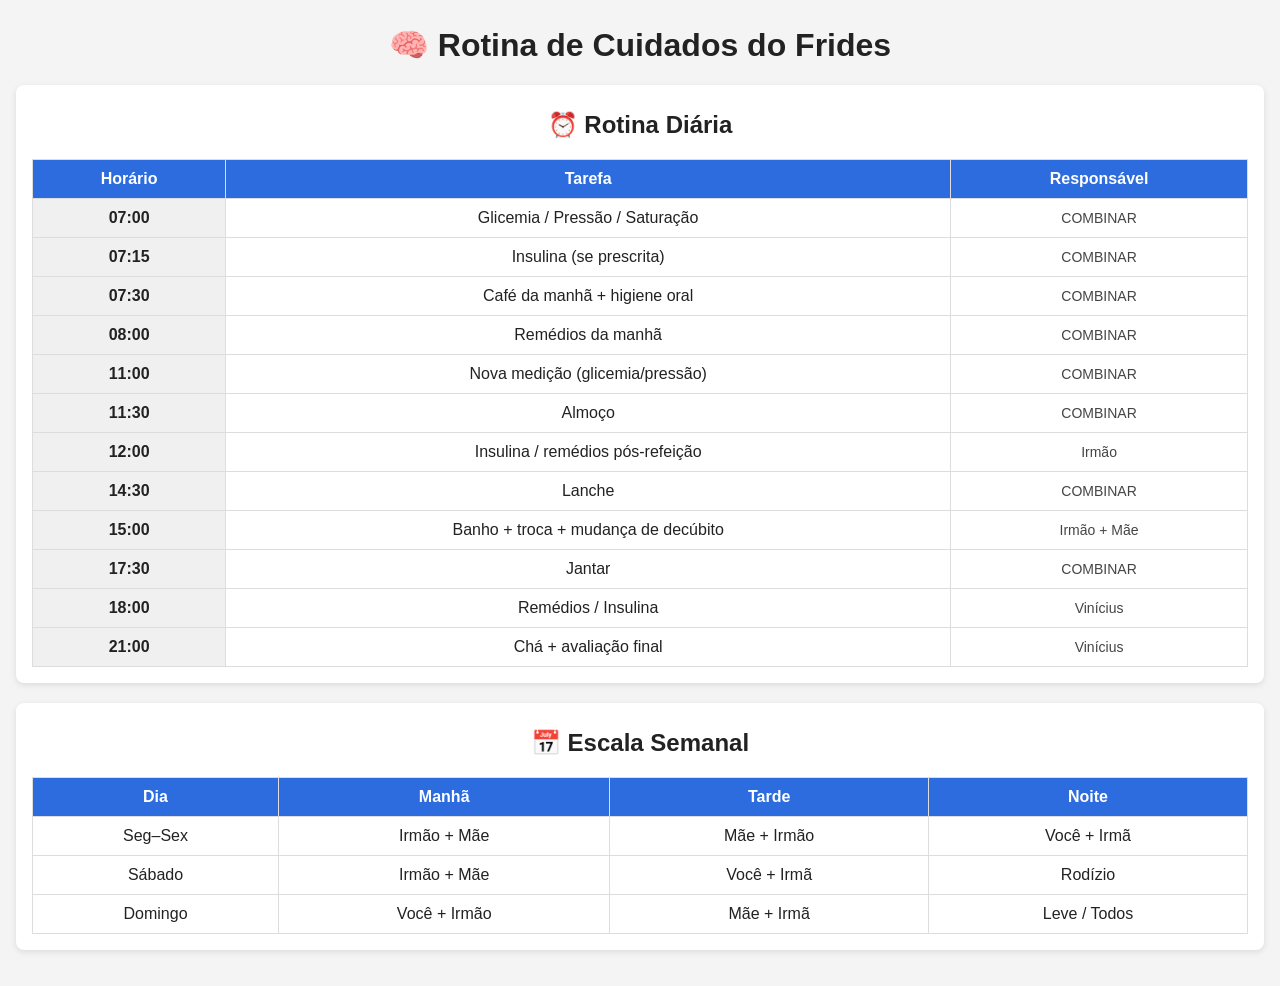
<file: rotina.html>
<!DOCTYPE html>
<html lang="pt-BR">
<head>
<meta charset="UTF-8">
<meta name="viewport" content="width=device-width, initial-scale=1.0">
<title>Rotina de Cuidados - Alcino</title>

<style>
body {
  font-family: Arial, sans-serif;
  background: #f4f4f4;
  margin: 0;
  padding: 16px;
  color: #222;
}

h1, h2 {
  text-align: center;
  margin-top: 10px;
}

.section {
  background: #fff;
  border-radius: 8px;
  padding: 16px;
  margin-bottom: 20px;
  box-shadow: 0 2px 6px rgba(0,0,0,0.1);
}

table {
  width: 100%;
  border-collapse: collapse;
  margin-top: 10px;
}

th, td {
  border: 1px solid #ddd;
  padding: 10px;
  text-align: center;
}

th {
  background: #2d6cdf;
  color: #fff;
}

.time {
  font-weight: bold;
  background: #f0f0f0;
}

.resp {
  font-size: 14px;
  color: #444;
}

@media (max-width: 768px) {
  table, thead, tbody, th, td, tr {
    display: block;
  }

  th {
    display: none;
  }

  tr {
    margin-bottom: 15px;
  }

  td {
    text-align: left;
    padding: 8px;
  }

  td::before {
    content: attr(data-label);
    font-weight: bold;
    display: block;
    margin-bottom: 4px;
  }
}
</style>
</head>

<body>

<h1>🧠 Rotina de Cuidados do Frides</h1>

<!-- ROTINA DIÁRIA -->
<div class="section">
  <h2>⏰ Rotina Diária</h2>

  <table>
    <tr>
      <th>Horário</th>
      <th>Tarefa</th>
      <th>Responsável</th>
    </tr>

    <tr>
      <td class="time" data-label="Horário">07:00</td>
      <td data-label="Tarefa">Glicemia / Pressão / Saturação</td>
      <td class="resp" data-label="Responsável">COMBINAR</td>
    </tr>

    <tr>
      <td class="time" data-label="Horário">07:15</td>
      <td data-label="Tarefa">Insulina (se prescrita)</td>
      <td class="resp" data-label="Responsável">COMBINAR</td>
    </tr>

    <tr>
      <td class="time" data-label="Horário">07:30</td>
      <td data-label="Tarefa">Café da manhã + higiene oral</td>
      <td class="resp" data-label="Responsável">COMBINAR</td>
    </tr>

    <tr>
      <td class="time" data-label="Horário">08:00</td>
      <td data-label="Tarefa">Remédios da manhã</td>
      <td class="resp" data-label="Responsável">COMBINAR</td>
    </tr>

    <tr>
      <td class="time" data-label="Horário">11:00</td>
      <td data-label="Tarefa">Nova medição (glicemia/pressão)</td>
      <td class="resp" data-label="Responsável">COMBINAR</td>
    </tr>

    <tr>
      <td class="time" data-label="Horário">11:30</td>
      <td data-label="Tarefa">Almoço</td>
      <td class="resp" data-label="Responsável">COMBINAR</td>
    </tr>

    <tr>
      <td class="time" data-label="Horário">12:00</td>
      <td data-label="Tarefa">Insulina / remédios pós-refeição</td>
      <td class="resp" data-label="Responsável">Irmão</td>
    </tr>

    <tr>
      <td class="time" data-label="Horário">14:30</td>
      <td data-label="Tarefa">Lanche</td>
      <td class="resp" data-label="Responsável">COMBINAR</td>
    </tr>

    <tr>
      <td class="time" data-label="Horário">15:00</td>
      <td data-label="Tarefa">Banho + troca + mudança de decúbito</td>
      <td class="resp" data-label="Responsável">Irmão + Mãe</td>
    </tr>

    <tr>
      <td class="time" data-label="Horário">17:30</td>
      <td data-label="Tarefa">Jantar</td>
      <td class="resp" data-label="Responsável">COMBINAR</td>
    </tr>

    <tr>
      <td class="time" data-label="Horário">18:00</td>
      <td data-label="Tarefa">Remédios / Insulina</td>
      <td class="resp" data-label="Responsável">Vinícius</td>
    </tr>

    <tr>
      <td class="time" data-label="Horário">21:00</td>
      <td data-label="Tarefa">Chá + avaliação final</td>
      <td class="resp" data-label="Responsável">Vinícius</td>
    </tr>
  </table>
</div>

<!-- ESCALA SEMANAL -->
<div class="section">
  <h2>📅 Escala Semanal</h2>

  <table>
    <tr>
      <th>Dia</th>
      <th>Manhã</th>
      <th>Tarde</th>
      <th>Noite</th>
    </tr>

    <tr>
      <td data-label="Dia">Seg–Sex</td>
      <td data-label="Manhã">Irmão + Mãe</td>
      <td data-label="Tarde">Mãe + Irmão</td>
      <td data-label="Noite">Você + Irmã</td>
    </tr>

    <tr>
      <td data-label="Dia">Sábado</td>
      <td data-label="Manhã">Irmão + Mãe</td>
      <td data-label="Tarde">Você + Irmã</td>
      <td data-label="Noite">Rodízio</td>
    </tr>

    <tr>
      <td data-label="Dia">Domingo</td>
      <td data-label="Manhã">Você + Irmão</td>
      <td data-label="Tarde">Mãe + Irmã</td>
      <td data-label="Noite">Leve / Todos</td>
    </tr>
  </table>
</div>

</body>
</html>
</file>
